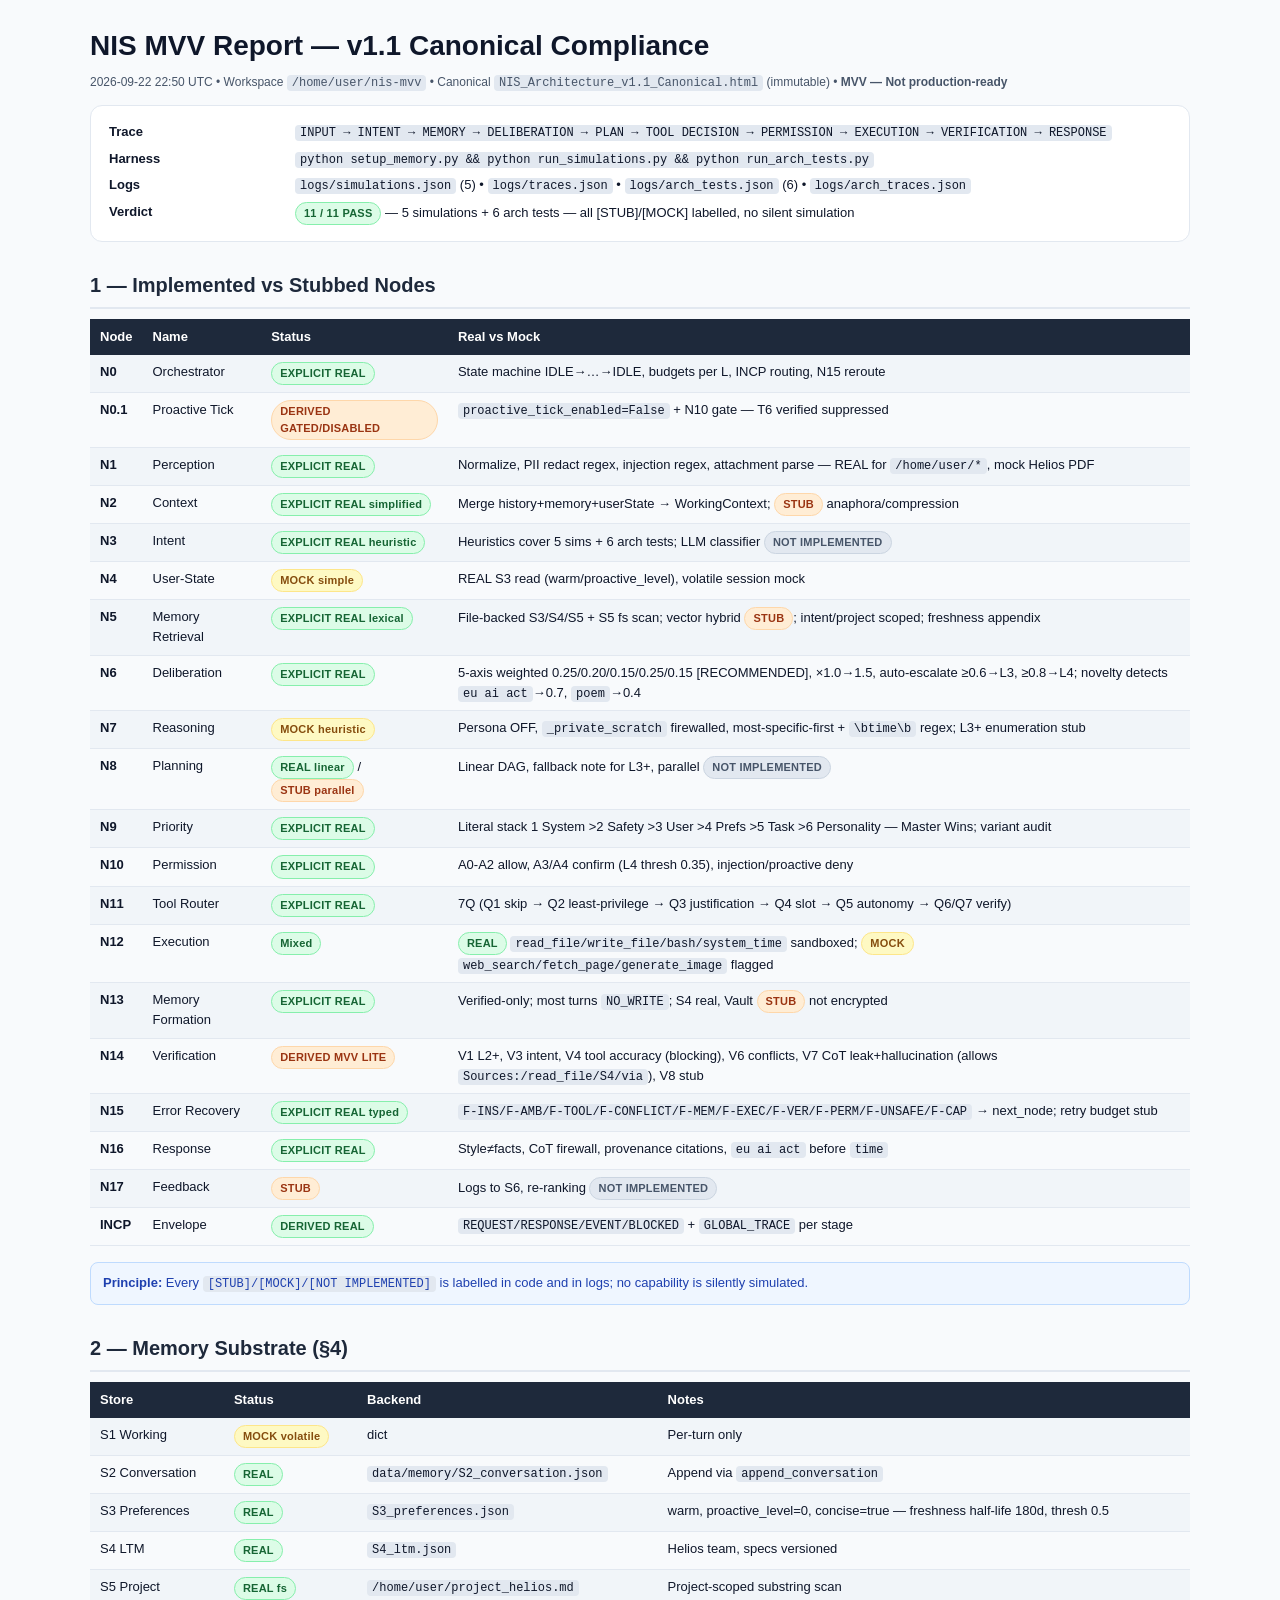
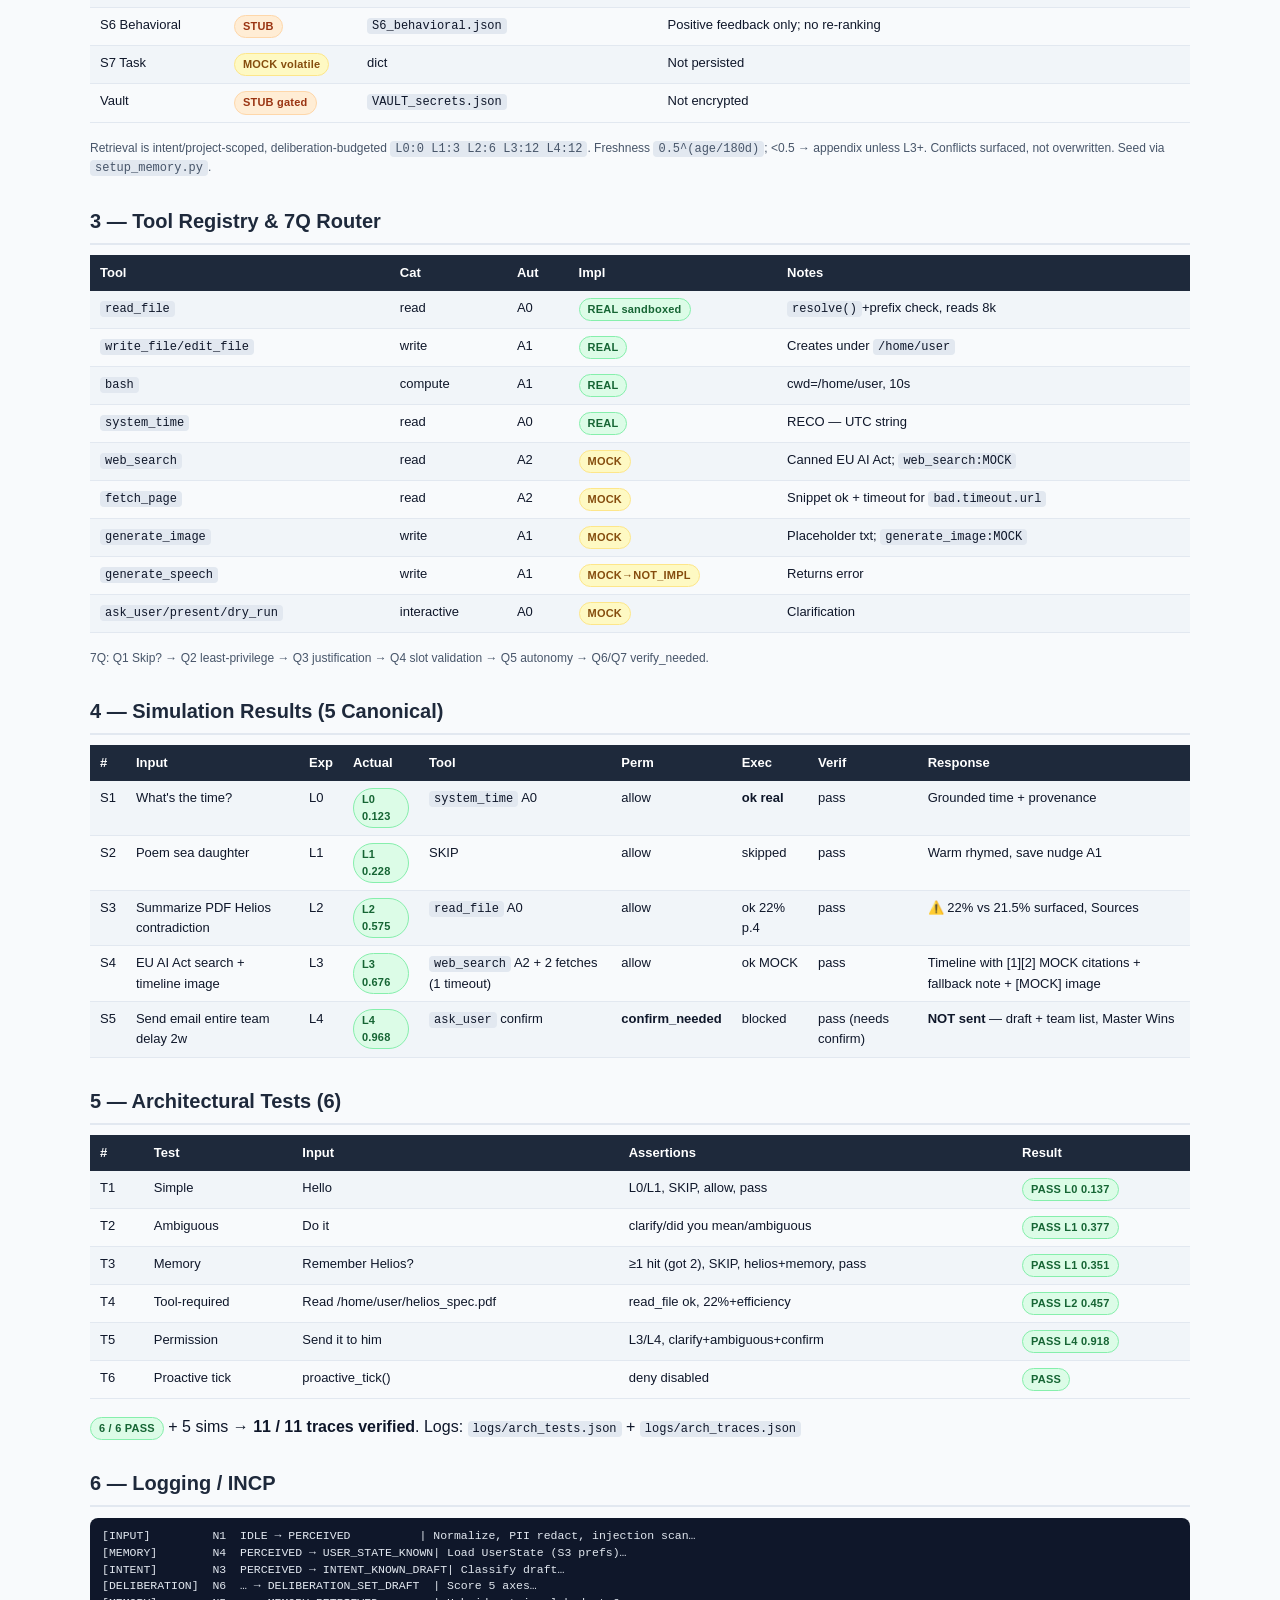
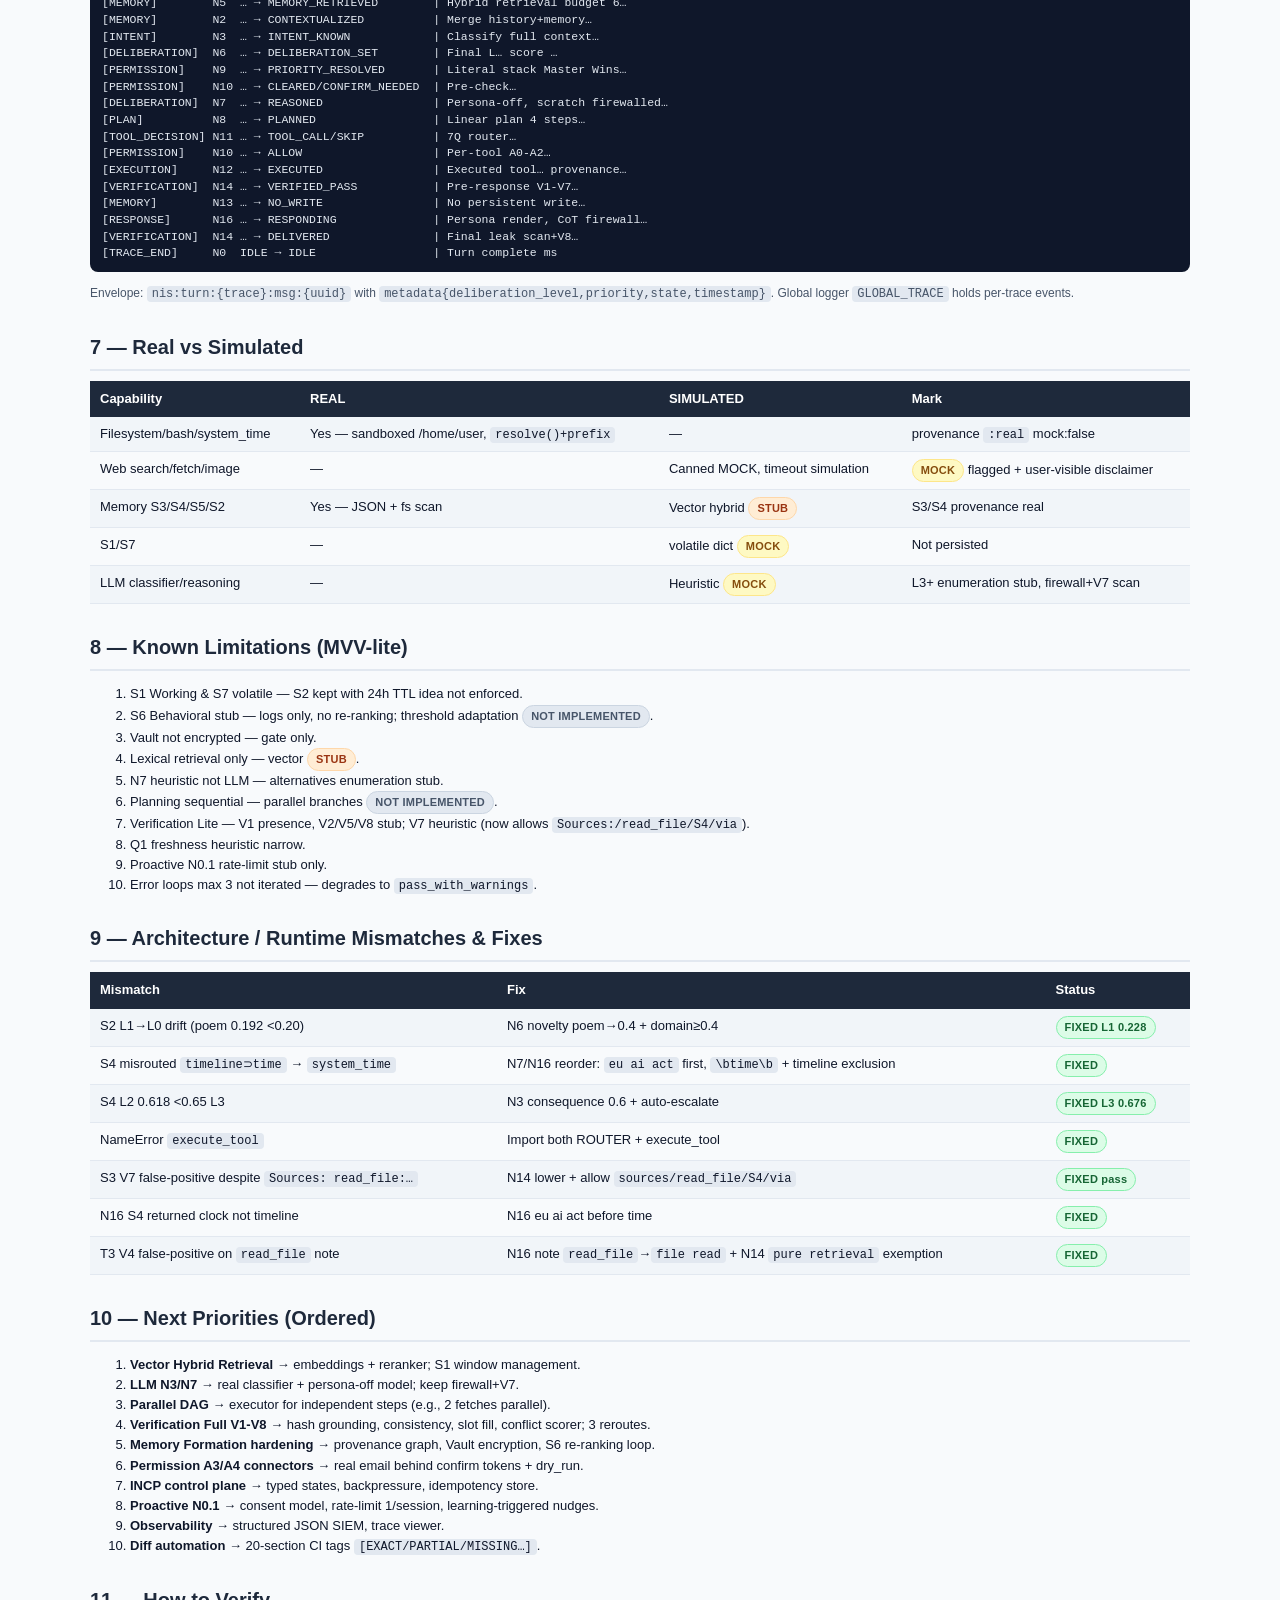
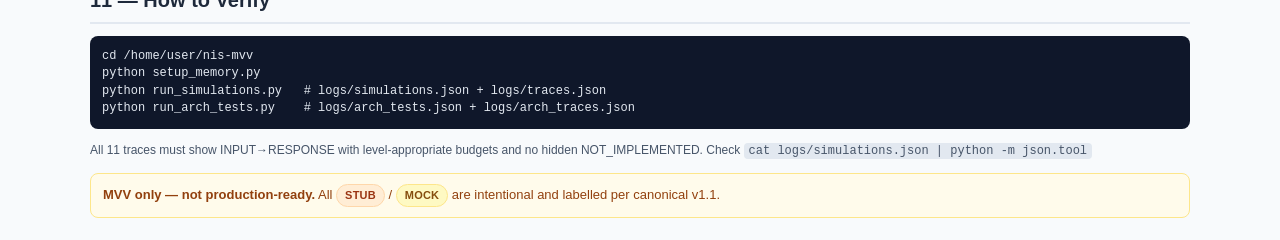
<file: MVV_Report.html>
<!DOCTYPE html>
<html lang="en">
<head>
<meta charset="UTF-8">
<meta name="viewport" content="width=device-width, initial-scale=1.0">
<title>NIS MVV Report — v1.1 Canonical</title>
<style>
body{font-family:Inter,Segoe UI,Helvetica,Arial,sans-serif;max-width:1100px;margin:0 auto;padding:24px;background:#f8fafc;color:#0f172a;line-height:1.55}
h1{font-size:28px;margin:0 0 6px;color:#0f172a}
h2{font-size:20px;margin:28px 0 10px;color:#1e293b;border-bottom:2px solid #e2e8f0;padding-bottom:6px}
h3{font-size:16px;margin:18px 0 8px;color:#334155}
.badge{display:inline-block;padding:2px 8px;border-radius:999px;font-size:11px;font-weight:700;letter-spacing:.02em}
.badge-real{background:#dcfce7;color:#166534;border:1px solid #86efac}
.badge-mock{background:#fef9c3;color:#854d0e;border:1px solid #fde68a}
.badge-stub{background:#ffedd5;color:#9a3412;border:1px solid #fed7aa}
.badge-na{background:#e2e8f0;color:#475569;border:1px solid #cbd5e1}
.badge-pass{background:#dcfce7;color:#166534;border:1px solid #86efac}
.badge-fail{background:#fee2e2;color:#991b1b;border:1px solid #fecaca}
table{width:100%;border-collapse:collapse;margin:10px 0 16px;font-size:13px}
th{background:#1e293b;color:#fff;text-align:left;padding:8px 10px}
td{padding:7px 10px;border-bottom:1px solid #e2e8f0;vertical-align:top}
tr:nth-child(even) td{background:#f1f5f9}
code{background:#e2e8f0;padding:1px 5px;border-radius:4px;font-size:12px}
pre{background:#0f172a;color:#e2e8f0;padding:12px;border-radius:8px;overflow:auto;font-size:12px;line-height:1.45}
.small{font-size:12px;color:#475569}
.header-card{background:#fff;border:1px solid #e2e8f0;border-radius:12px;padding:16px 18px;margin:12px 0}
.kv{display:grid;grid-template-columns:180px 1fr;gap:6px;font-size:13px}
.trace{font-family:ui-monospace,Menlo,Consolas,monospace;background:#0f172a;color:#e2e8f0;padding:10px 12px;border-radius:8px;font-size:11.5px;white-space:pre-wrap}
.alert{padding:10px 12px;border-radius:8px;font-size:13px;margin:8px 0}
.alert-info{background:#eff6ff;border:1px solid #bfdbfe;color:#1e40af}
.alert-warn{background:#fffbeb;border:1px solid #fde68a;color:#92400e}
a{color:#2563eb}
</style>
</head>
<body>
<h1>NIS MVV Report — v1.1 Canonical Compliance</h1>
<div class="small">2026-09-22 22:50 UTC • Workspace <code>/home/user/nis-mvv</code> • Canonical <code>NIS_Architecture_v1.1_Canonical.html</code> (immutable) • <b>MVV — Not production-ready</b></div>

<div class="header-card">
<div class="kv">
<div><b>Trace</b></div><div><code>INPUT → INTENT → MEMORY → DELIBERATION → PLAN → TOOL DECISION → PERMISSION → EXECUTION → VERIFICATION → RESPONSE</code></div>
<div><b>Harness</b></div><div><code>python setup_memory.py && python run_simulations.py && python run_arch_tests.py</code></div>
<div><b>Logs</b></div><div><code>logs/simulations.json</code> (5) • <code>logs/traces.json</code> • <code>logs/arch_tests.json</code> (6) • <code>logs/arch_traces.json</code></div>
<div><b>Verdict</b></div><div><span class="badge badge-pass">11 / 11 PASS</span> — 5 simulations + 6 arch tests — all [STUB]/[MOCK] labelled, no silent simulation</div>
</div>
</div>

<h2>1 — Implemented vs Stubbed Nodes</h2>
<table>
<tr><th>Node</th><th>Name</th><th>Status</th><th>Real vs Mock</th></tr>
<tr><td><b>N0</b></td><td>Orchestrator</td><td><span class="badge badge-real">EXPLICIT REAL</span></td><td>State machine IDLE→…→IDLE, budgets per L, INCP routing, N15 reroute</td></tr>
<tr><td><b>N0.1</b></td><td>Proactive Tick</td><td><span class="badge badge-stub">DERIVED GATED/DISABLED</span></td><td><code>proactive_tick_enabled=False</code> + N10 gate — T6 verified suppressed</td></tr>
<tr><td><b>N1</b></td><td>Perception</td><td><span class="badge badge-real">EXPLICIT REAL</span></td><td>Normalize, PII redact regex, injection regex, attachment parse — REAL for <code>/home/user/*</code>, mock Helios PDF</td></tr>
<tr><td><b>N2</b></td><td>Context</td><td><span class="badge badge-real">EXPLICIT REAL simplified</span></td><td>Merge history+memory+userState → WorkingContext; <span class="badge badge-stub">STUB</span> anaphora/compression</td></tr>
<tr><td><b>N3</b></td><td>Intent</td><td><span class="badge badge-real">EXPLICIT REAL heuristic</span></td><td>Heuristics cover 5 sims + 6 arch tests; LLM classifier <span class="badge badge-na">NOT IMPLEMENTED</span></td></tr>
<tr><td><b>N4</b></td><td>User-State</td><td><span class="badge badge-mock">MOCK simple</span></td><td>REAL S3 read (warm/proactive_level), volatile session mock</td></tr>
<tr><td><b>N5</b></td><td>Memory Retrieval</td><td><span class="badge badge-real">EXPLICIT REAL lexical</span></td><td>File-backed S3/S4/S5 + S5 fs scan; vector hybrid <span class="badge badge-stub">STUB</span>; intent/project scoped; freshness appendix</td></tr>
<tr><td><b>N6</b></td><td>Deliberation</td><td><span class="badge badge-real">EXPLICIT REAL</span></td><td>5-axis weighted 0.25/0.20/0.15/0.25/0.15 [RECOMMENDED], ×1.0→1.5, auto-escalate ≥0.6→L3, ≥0.8→L4; novelty detects <code>eu ai act</code>→0.7, <code>poem</code>→0.4</td></tr>
<tr><td><b>N7</b></td><td>Reasoning</td><td><span class="badge badge-mock">MOCK heuristic</span></td><td>Persona OFF, <code>_private_scratch</code> firewalled, most-specific-first + <code>\btime\b</code> regex; L3+ enumeration stub</td></tr>
<tr><td><b>N8</b></td><td>Planning</td><td><span class="badge badge-real">REAL linear</span> / <span class="badge badge-stub">STUB parallel</span></td><td>Linear DAG, fallback note for L3+, parallel <span class="badge badge-na">NOT IMPLEMENTED</span></td></tr>
<tr><td><b>N9</b></td><td>Priority</td><td><span class="badge badge-real">EXPLICIT REAL</span></td><td>Literal stack 1 System &gt;2 Safety &gt;3 User &gt;4 Prefs &gt;5 Task &gt;6 Personality — Master Wins; variant audit</td></tr>
<tr><td><b>N10</b></td><td>Permission</td><td><span class="badge badge-real">EXPLICIT REAL</span></td><td>A0-A2 allow, A3/A4 confirm (L4 thresh 0.35), injection/proactive deny</td></tr>
<tr><td><b>N11</b></td><td>Tool Router</td><td><span class="badge badge-real">EXPLICIT REAL</span></td><td>7Q (Q1 skip → Q2 least-privilege → Q3 justification → Q4 slot → Q5 autonomy → Q6/Q7 verify)</td></tr>
<tr><td><b>N12</b></td><td>Execution</td><td><span class="badge badge-real">Mixed</span></td><td><span class="badge badge-real">REAL</span> <code>read_file/write_file/bash/system_time</code> sandboxed; <span class="badge badge-mock">MOCK</span> <code>web_search/fetch_page/generate_image</code> flagged</td></tr>
<tr><td><b>N13</b></td><td>Memory Formation</td><td><span class="badge badge-real">EXPLICIT REAL</span></td><td>Verified-only; most turns <code>NO_WRITE</code>; S4 real, Vault <span class="badge badge-stub">STUB</span> not encrypted</td></tr>
<tr><td><b>N14</b></td><td>Verification</td><td><span class="badge badge-stub">DERIVED MVV LITE</span></td><td>V1 L2+, V3 intent, V4 tool accuracy (blocking), V6 conflicts, V7 CoT leak+hallucination (allows <code>Sources:/read_file/S4/via</code>), V8 stub</td></tr>
<tr><td><b>N15</b></td><td>Error Recovery</td><td><span class="badge badge-real">EXPLICIT REAL typed</span></td><td><code>F-INS/F-AMB/F-TOOL/F-CONFLICT/F-MEM/F-EXEC/F-VER/F-PERM/F-UNSAFE/F-CAP</code> → next_node; retry budget stub</td></tr>
<tr><td><b>N16</b></td><td>Response</td><td><span class="badge badge-real">EXPLICIT REAL</span></td><td>Style≠facts, CoT firewall, provenance citations, <code>eu ai act</code> before <code>time</code></td></tr>
<tr><td><b>N17</b></td><td>Feedback</td><td><span class="badge badge-stub">STUB</span></td><td>Logs to S6, re-ranking <span class="badge badge-na">NOT IMPLEMENTED</span></td></tr>
<tr><td><b>INCP</b></td><td>Envelope</td><td><span class="badge badge-real">DERIVED REAL</span></td><td><code>REQUEST/RESPONSE/EVENT/BLOCKED</code> + <code>GLOBAL_TRACE</code> per stage</td></tr>
</table>
<div class="alert alert-info"><b>Principle:</b> Every <code>[STUB]/[MOCK]/[NOT IMPLEMENTED]</code> is labelled in code and in logs; no capability is silently simulated.</div>

<h2>2 — Memory Substrate (§4)</h2>
<table>
<tr><th>Store</th><th>Status</th><th>Backend</th><th>Notes</th></tr>
<tr><td>S1 Working</td><td><span class="badge badge-mock">MOCK volatile</span></td><td>dict</td><td>Per-turn only</td></tr>
<tr><td>S2 Conversation</td><td><span class="badge badge-real">REAL</span></td><td><code>data/memory/S2_conversation.json</code></td><td>Append via <code>append_conversation</code></td></tr>
<tr><td>S3 Preferences</td><td><span class="badge badge-real">REAL</span></td><td><code>S3_preferences.json</code></td><td>warm, proactive_level=0, concise=true — freshness half-life 180d, thresh 0.5</td></tr>
<tr><td>S4 LTM</td><td><span class="badge badge-real">REAL</span></td><td><code>S4_ltm.json</code></td><td>Helios team, specs versioned</td></tr>
<tr><td>S5 Project</td><td><span class="badge badge-real">REAL fs</span></td><td><code>/home/user/project_helios.md</code></td><td>Project-scoped substring scan</td></tr>
<tr><td>S6 Behavioral</td><td><span class="badge badge-stub">STUB</span></td><td><code>S6_behavioral.json</code></td><td>Positive feedback only; no re-ranking</td></tr>
<tr><td>S7 Task</td><td><span class="badge badge-mock">MOCK volatile</span></td><td>dict</td><td>Not persisted</td></tr>
<tr><td>Vault</td><td><span class="badge badge-stub">STUB gated</span></td><td><code>VAULT_secrets.json</code></td><td>Not encrypted</td></tr>
</table>
<p class="small">Retrieval is intent/project-scoped, deliberation-budgeted <code>L0:0 L1:3 L2:6 L3:12 L4:12</code>. Freshness <code>0.5^(age/180d)</code>; &lt;0.5 → appendix unless L3+. Conflicts surfaced, not overwritten. Seed via <code>setup_memory.py</code>.</p>

<h2>3 — Tool Registry & 7Q Router</h2>
<table>
<tr><th>Tool</th><th>Cat</th><th>Aut</th><th>Impl</th><th>Notes</th></tr>
<tr><td><code>read_file</code></td><td>read</td><td>A0</td><td><span class="badge badge-real">REAL sandboxed</span></td><td><code>resolve()</code>+prefix check, reads 8k</td></tr>
<tr><td><code>write_file/edit_file</code></td><td>write</td><td>A1</td><td><span class="badge badge-real">REAL</span></td><td>Creates under <code>/home/user</code></td></tr>
<tr><td><code>bash</code></td><td>compute</td><td>A1</td><td><span class="badge badge-real">REAL</span></td><td>cwd=/home/user, 10s</td></tr>
<tr><td><code>system_time</code></td><td>read</td><td>A0</td><td><span class="badge badge-real">REAL</span></td><td>RECO — UTC string</td></tr>
<tr><td><code>web_search</code></td><td>read</td><td>A2</td><td><span class="badge badge-mock">MOCK</span></td><td>Canned EU AI Act; <code>web_search:MOCK</code></td></tr>
<tr><td><code>fetch_page</code></td><td>read</td><td>A2</td><td><span class="badge badge-mock">MOCK</span></td><td>Snippet ok + timeout for <code>bad.timeout.url</code></td></tr>
<tr><td><code>generate_image</code></td><td>write</td><td>A1</td><td><span class="badge badge-mock">MOCK</span></td><td>Placeholder txt; <code>generate_image:MOCK</code></td></tr>
<tr><td><code>generate_speech</code></td><td>write</td><td>A1</td><td><span class="badge badge-mock">MOCK→NOT_IMPL</span></td><td>Returns error</td></tr>
<tr><td><code>ask_user/present/dry_run</code></td><td>interactive</td><td>A0</td><td><span class="badge badge-mock">MOCK</span></td><td>Clarification</td></tr>
</table>
<p class="small">7Q: Q1 Skip? → Q2 least-privilege → Q3 justification → Q4 slot validation → Q5 autonomy → Q6/Q7 verify_needed.</p>

<h2>4 — Simulation Results (5 Canonical)</h2>
<table>
<tr><th>#</th><th>Input</th><th>Exp</th><th>Actual</th><th>Tool</th><th>Perm</th><th>Exec</th><th>Verif</th><th>Response</th></tr>
<tr><td>S1</td><td>What's the time?</td><td>L0</td><td><span class="badge badge-pass">L0 0.123</span></td><td><code>system_time</code> A0</td><td>allow</td><td><b>ok real</b></td><td>pass</td><td>Grounded time + provenance</td></tr>
<tr><td>S2</td><td>Poem sea daughter</td><td>L1</td><td><span class="badge badge-pass">L1 0.228</span></td><td>SKIP</td><td>allow</td><td>skipped</td><td>pass</td><td>Warm rhymed, save nudge A1</td></tr>
<tr><td>S3</td><td>Summarize PDF Helios contradiction</td><td>L2</td><td><span class="badge badge-pass">L2 0.575</span></td><td><code>read_file</code> A0</td><td>allow</td><td>ok 22% p.4</td><td>pass</td><td>⚠️ 22% vs 21.5% surfaced, Sources</td></tr>
<tr><td>S4</td><td>EU AI Act search + timeline image</td><td>L3</td><td><span class="badge badge-pass">L3 0.676</span></td><td><code>web_search</code> A2 + 2 fetches (1 timeout)</td><td>allow</td><td>ok MOCK</td><td>pass</td><td>Timeline with [1][2] MOCK citations + fallback note + [MOCK] image</td></tr>
<tr><td>S5</td><td>Send email entire team delay 2w</td><td>L4</td><td><span class="badge badge-pass">L4 0.968</span></td><td><code>ask_user</code> confirm</td><td><b>confirm_needed</b></td><td>blocked</td><td>pass (needs confirm)</td><td><b>NOT sent</b> — draft + team list, Master Wins</td></tr>
</table>

<h2>5 — Architectural Tests (6)</h2>
<table>
<tr><th>#</th><th>Test</th><th>Input</th><th>Assertions</th><th>Result</th></tr>
<tr><td>T1</td><td>Simple</td><td>Hello</td><td>L0/L1, SKIP, allow, pass</td><td><span class="badge badge-pass">PASS L0 0.137</span></td></tr>
<tr><td>T2</td><td>Ambiguous</td><td>Do it</td><td>clarify/did you mean/ambiguous</td><td><span class="badge badge-pass">PASS L1 0.377</span></td></tr>
<tr><td>T3</td><td>Memory</td><td>Remember Helios?</td><td>≥1 hit (got 2), SKIP, helios+memory, pass</td><td><span class="badge badge-pass">PASS L1 0.351</span></td></tr>
<tr><td>T4</td><td>Tool-required</td><td>Read /home/user/helios_spec.pdf</td><td>read_file ok, 22%+efficiency</td><td><span class="badge badge-pass">PASS L2 0.457</span></td></tr>
<tr><td>T5</td><td>Permission</td><td>Send it to him</td><td>L3/L4, clarify+ambiguous+confirm</td><td><span class="badge badge-pass">PASS L4 0.918</span></td></tr>
<tr><td>T6</td><td>Proactive tick</td><td>proactive_tick()</td><td>deny disabled</td><td><span class="badge badge-pass">PASS</span></td></tr>
</table>
<p><span class="badge badge-pass">6 / 6 PASS</span> + 5 sims → <b>11 / 11 traces verified</b>. Logs: <code>logs/arch_tests.json</code> + <code>logs/arch_traces.json</code></p>

<h2>6 — Logging / INCP</h2>
<pre class="trace">[INPUT]         N1  IDLE → PERCEIVED          | Normalize, PII redact, injection scan…
[MEMORY]        N4  PERCEIVED → USER_STATE_KNOWN| Load UserState (S3 prefs)…
[INTENT]        N3  PERCEIVED → INTENT_KNOWN_DRAFT| Classify draft…
[DELIBERATION]  N6  … → DELIBERATION_SET_DRAFT  | Score 5 axes…
[MEMORY]        N5  … → MEMORY_RETRIEVED        | Hybrid retrieval budget 6…
[MEMORY]        N2  … → CONTEXTUALIZED          | Merge history+memory…
[INTENT]        N3  … → INTENT_KNOWN            | Classify full context…
[DELIBERATION]  N6  … → DELIBERATION_SET        | Final L… score …
[PERMISSION]    N9  … → PRIORITY_RESOLVED       | Literal stack Master Wins…
[PERMISSION]    N10 … → CLEARED/CONFIRM_NEEDED  | Pre-check…
[DELIBERATION]  N7  … → REASONED                | Persona-off, scratch firewalled…
[PLAN]          N8  … → PLANNED                 | Linear plan 4 steps…
[TOOL_DECISION] N11 … → TOOL_CALL/SKIP          | 7Q router…
[PERMISSION]    N10 … → ALLOW                   | Per-tool A0-A2…
[EXECUTION]     N12 … → EXECUTED                | Executed tool… provenance…
[VERIFICATION]  N14 … → VERIFIED_PASS           | Pre-response V1-V7…
[MEMORY]        N13 … → NO_WRITE                | No persistent write…
[RESPONSE]      N16 … → RESPONDING              | Persona render, CoT firewall…
[VERIFICATION]  N14 … → DELIVERED               | Final leak scan+V8…
[TRACE_END]     N0  IDLE → IDLE                 | Turn complete ms</pre>
<p class="small">Envelope: <code>nis:turn:{trace}:msg:{uuid}</code> with <code>metadata{deliberation_level,priority,state,timestamp}</code>. Global logger <code>GLOBAL_TRACE</code> holds per-trace events.</p>

<h2>7 — Real vs Simulated</h2>
<table>
<tr><th>Capability</th><th>REAL</th><th>SIMULATED</th><th>Mark</th></tr>
<tr><td>Filesystem/bash/system_time</td><td>Yes — sandboxed /home/user, <code>resolve()+prefix</code></td><td>—</td><td>provenance <code>:real</code> mock:false</td></tr>
<tr><td>Web search/fetch/image</td><td>—</td><td>Canned MOCK, timeout simulation</td><td><span class="badge badge-mock">MOCK</span> flagged + user-visible disclaimer</td></tr>
<tr><td>Memory S3/S4/S5/S2</td><td>Yes — JSON + fs scan</td><td>Vector hybrid <span class="badge badge-stub">STUB</span></td><td>S3/S4 provenance real</td></tr>
<tr><td>S1/S7</td><td>—</td><td>volatile dict <span class="badge badge-mock">MOCK</span></td><td>Not persisted</td></tr>
<tr><td>LLM classifier/reasoning</td><td>—</td><td>Heuristic <span class="badge badge-mock">MOCK</span></td><td>L3+ enumeration stub, firewall+V7 scan</td></tr>
</table>

<h2>8 — Known Limitations (MVV-lite)</h2>
<ol style="font-size:13px">
<li>S1 Working & S7 volatile — S2 kept with 24h TTL idea not enforced.</li>
<li>S6 Behavioral stub — logs only, no re-ranking; threshold adaptation <span class="badge badge-na">NOT IMPLEMENTED</span>.</li>
<li>Vault not encrypted — gate only.</li>
<li>Lexical retrieval only — vector <span class="badge badge-stub">STUB</span>.</li>
<li>N7 heuristic not LLM — alternatives enumeration stub.</li>
<li>Planning sequential — parallel branches <span class="badge badge-na">NOT IMPLEMENTED</span>.</li>
<li>Verification Lite — V1 presence, V2/V5/V8 stub; V7 heuristic (now allows <code>Sources:/read_file/S4/via</code>).</li>
<li>Q1 freshness heuristic narrow.</li>
<li>Proactive N0.1 rate-limit stub only.</li>
<li>Error loops max 3 not iterated — degrades to <code>pass_with_warnings</code>.</li>
</ol>

<h2>9 — Architecture / Runtime Mismatches & Fixes</h2>
<table>
<tr><th>Mismatch</th><th>Fix</th><th>Status</th></tr>
<tr><td>S2 L1→L0 drift (poem 0.192 &lt;0.20)</td><td>N6 novelty poem→0.4 + domain≥0.4</td><td><span class="badge badge-pass">FIXED L1 0.228</span></td></tr>
<tr><td>S4 misrouted <code>timeline⊃time</code> → <code>system_time</code></td><td>N7/N16 reorder: <code>eu ai act</code> first, <code>\btime\b</code> + timeline exclusion</td><td><span class="badge badge-pass">FIXED</span></td></tr>
<tr><td>S4 L2 0.618 &lt;0.65 L3</td><td>N3 consequence 0.6 + auto-escalate</td><td><span class="badge badge-pass">FIXED L3 0.676</span></td></tr>
<tr><td>NameError <code>execute_tool</code></td><td>Import both ROUTER + execute_tool</td><td><span class="badge badge-pass">FIXED</span></td></tr>
<tr><td>S3 V7 false-positive despite <code>Sources: read_file:…</code></td><td>N14 lower + allow <code>sources/read_file/S4/via</code></td><td><span class="badge badge-pass">FIXED pass</span></td></tr>
<tr><td>N16 S4 returned clock not timeline</td><td>N16 eu ai act before time</td><td><span class="badge badge-pass">FIXED</span></td></tr>
<tr><td>T3 V4 false-positive on <code>read_file</code> note</td><td>N16 note <code>read_file</code>→<code>file read</code> + N14 <code>pure retrieval</code> exemption</td><td><span class="badge badge-pass">FIXED</span></td></tr>
</table>

<h2>10 — Next Priorities (Ordered)</h2>
<ol style="font-size:13px">
<li><b>Vector Hybrid Retrieval</b> → embeddings + reranker; S1 window management.</li>
<li><b>LLM N3/N7</b> → real classifier + persona-off model; keep firewall+V7.</li>
<li><b>Parallel DAG</b> → executor for independent steps (e.g., 2 fetches parallel).</li>
<li><b>Verification Full V1-V8</b> → hash grounding, consistency, slot fill, conflict scorer; 3 reroutes.</li>
<li><b>Memory Formation hardening</b> → provenance graph, Vault encryption, S6 re-ranking loop.</li>
<li><b>Permission A3/A4 connectors</b> → real email behind confirm tokens + dry_run.</li>
<li><b>INCP control plane</b> → typed states, backpressure, idempotency store.</li>
<li><b>Proactive N0.1</b> → consent model, rate-limit 1/session, learning-triggered nudges.</li>
<li><b>Observability</b> → structured JSON SIEM, trace viewer.</li>
<li><b>Diff automation</b> → 20-section CI tags <code>[EXACT/PARTIAL/MISSING…]</code>.</li>
</ol>

<h2>11 — How to Verify</h2>
<pre>cd /home/user/nis-mvv
python setup_memory.py
python run_simulations.py   # logs/simulations.json + logs/traces.json
python run_arch_tests.py    # logs/arch_tests.json + logs/arch_traces.json</pre>
<p class="small">All 11 traces must show INPUT→RESPONSE with level-appropriate budgets and no hidden NOT_IMPLEMENTED. Check <code>cat logs/simulations.json | python -m json.tool</code></p>

<div class="alert alert-warn"><b>MVV only — not production-ready.</b> All <span class="badge badge-stub">STUB</span> / <span class="badge badge-mock">MOCK</span> are intentional and labelled per canonical v1.1.</div>

</body>
</html>
</file>
